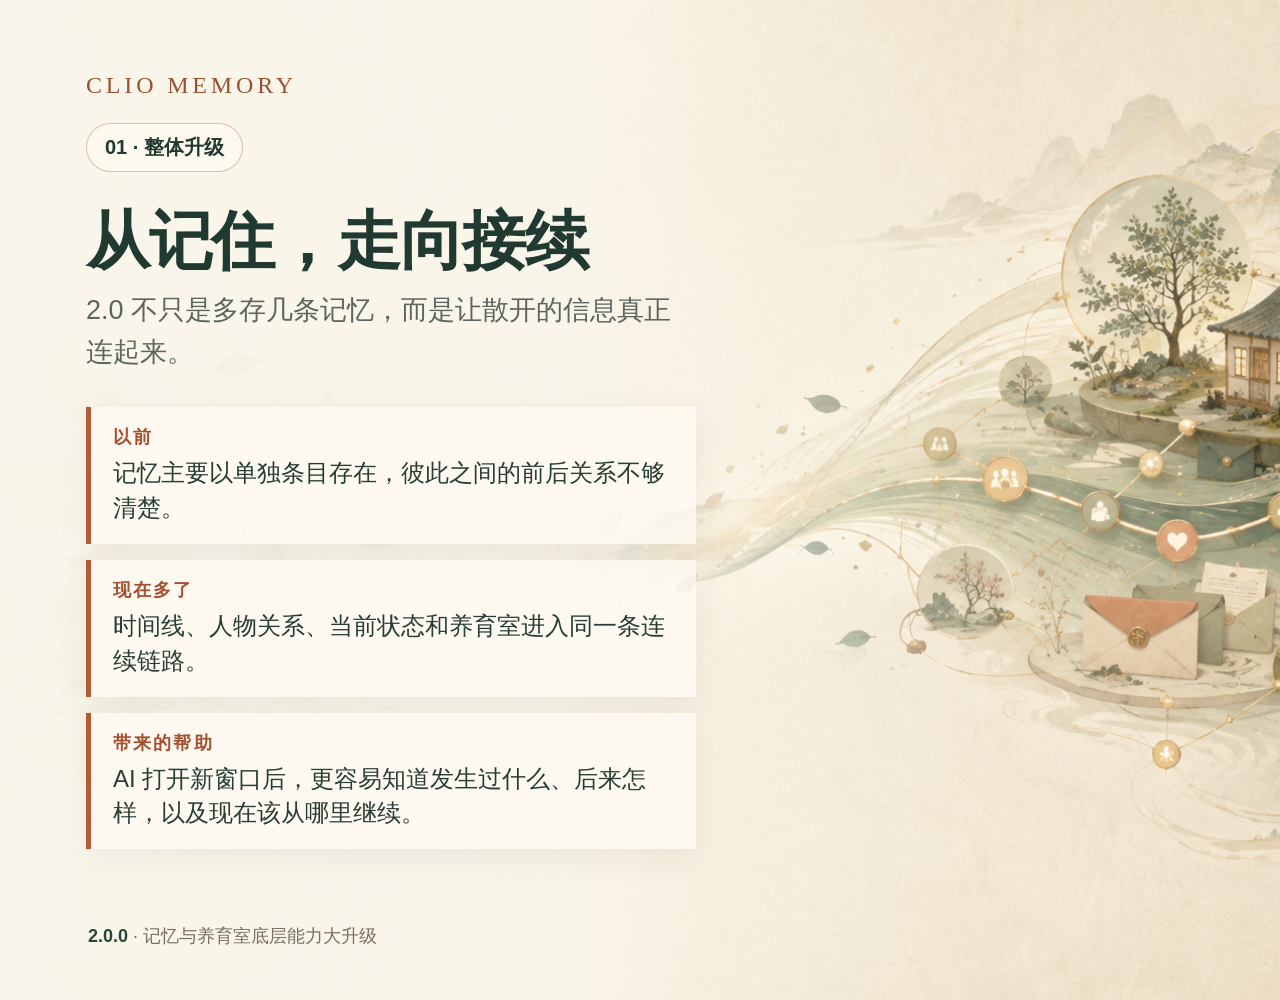
<file: docs/images/v2.0/release-card.html>
<!doctype html>
<html lang="zh-CN">
<head>
  <meta charset="utf-8">
  <meta name="viewport" content="width=1600, initial-scale=1">
  <title>Clio Memory 2.0 升级说明</title>
  <style>
    * { box-sizing: border-box; }
    html, body { margin: 0; width: 1600px; height: 1000px; overflow: hidden; }
    body { font-family: "Microsoft YaHei", "Noto Sans SC", sans-serif; color: #203a32; }
    .card { position: relative; width: 1600px; height: 1000px; background: #f5eddb center/cover no-repeat; }
    .shade { position: absolute; inset: 0; background: linear-gradient(90deg, rgba(250,246,235,.98) 0%, rgba(250,246,235,.93) 36%, rgba(250,246,235,.30) 61%, rgba(250,246,235,.04) 100%); }
    .content { position: absolute; left: 86px; top: 72px; width: 610px; }
    .brand { font-family: Georgia, serif; font-size: 24px; letter-spacing: .16em; color: #9a512f; }
    .badge { display: inline-block; margin-top: 24px; padding: 10px 18px; border: 1px solid rgba(154,81,47,.35); border-radius: 999px; font-weight: 700; font-size: 20px; background: rgba(255,251,241,.72); }
    h1 { margin: 34px 0 12px; font-family: Georgia, "Microsoft YaHei", serif; font-size: 64px; line-height: 1.12; letter-spacing: -.02em; }
    .lead { margin: 0 0 34px; color: #5c655f; font-size: 27px; line-height: 1.55; }
    .row { margin: 16px 0; padding: 18px 22px; border-left: 5px solid #b35b34; background: rgba(255,252,244,.76); box-shadow: 0 8px 30px rgba(66,52,36,.07); }
    .label { font-weight: 800; color: #a45131; font-size: 18px; letter-spacing: .12em; }
    .text { margin-top: 7px; font-size: 24px; line-height: 1.45; color: #283d36; }
    .footer { position: absolute; left: 88px; bottom: 52px; font-size: 18px; color: #786e62; }
    .footer strong { color: #24483e; }
  </style>
</head>
<body>
  <main class="card" id="card">
    <div class="shade"></div>
    <section class="content">
      <div class="brand">CLIO MEMORY</div>
      <div class="badge" id="badge"></div>
      <h1 id="title"></h1>
      <p class="lead" id="lead"></p>
      <div class="row"><div class="label">以前</div><div class="text" id="before"></div></div>
      <div class="row"><div class="label">现在多了</div><div class="text" id="now"></div></div>
      <div class="row"><div class="label">带来的帮助</div><div class="text" id="help"></div></div>
    </section>
    <div class="footer"><strong>2.0.0</strong> · 记忆与养育室底层能力大升级</div>
  </main>
  <script>
    const cards = {
      1: { bg:'01-overview-background.png', badge:'01 · 整体升级', title:'从记住，走向接续', lead:'2.0 不只是多存几条记忆，而是让散开的信息真正连起来。', before:'记忆主要以单独条目存在，彼此之间的前后关系不够清楚。', now:'时间线、人物关系、当前状态和养育室进入同一条连续链路。', help:'AI 打开新窗口后，更容易知道发生过什么、后来怎样，以及现在该从哪里继续。' },
      2: { bg:'02-continuity-background.png', badge:'02 · 连续事件摘要', title:'六封信，讲成一件事', lead:'重复的内容不再反复朗读，真正的变化仍然会被保留下来。', before:'开机时容易把每封信的开头依次展示，相同事情可能重复出现。', now:'读取最近六封信，按时间去重、合并，并保留事件前后的变化。', help:'得到的是一段连贯近况，不是六段碎片；既更短，也更容易理解事情的发展。' },
      3: { bg:'03-linkage-background.png', badge:'03 · 关系与状态联动', title:'一条记忆，牵动后来', lead:'被写下的事情开始影响人物关系、此刻状态与自我觉察。', before:'事件、关系温度和当前感受彼此较独立，变化容易停在记录层。', now:'新增人物关系主题、来源证据、时间线变化和自我觉察候选。', help:'系统能说明“为什么会有这个状态”，关系温度也由真实事件推动，而不是总在固定范围浮动。' },
      4: { bg:'04-nursery-background.png', badge:'04 · 养育室', title:'先好好说话，再安静记录', lead:'孩子的自然回复与后台判断已经分开，不再被一张严格格式表卡住。', before:'回复和状态表绑在一起；格式不合格时，孩子可能直接没有回应。', now:'孩子先用自然中文回复，后台再单独抓取情绪和已经完成的照顾行为。', help:'聊天失败率更低；后台判断失败也不会吞掉回复，提议和疑问不会被误记成已经照顾完成。' },
      5: { bg:'05-roadmap-background.png', badge:'05 · 当前完成度', title:'底层已升级，界面还会继续', lead:'这一版先把真正影响记忆连续性和使用稳定性的部分做好。', before:'手机聊天输入位置、滚动和首页层级存在明显问题。', now:'主要手机问题已经修复，电脑端和手机端目前都能使用。', help:'现在可以先下载体验；完整 UI 视觉和操作重做会作为下一版本的重点，不把未完成的界面说成成品。' }
    };
    const id = new URLSearchParams(location.search).get('card') || '1';
    const data = cards[id] || cards[1];
    document.getElementById('card').style.backgroundImage = `url('${data.bg}')`;
    for (const key of ['badge','title','lead','before','now','help']) document.getElementById(key).textContent = data[key];
  </script>
</body>
</html>
</file>
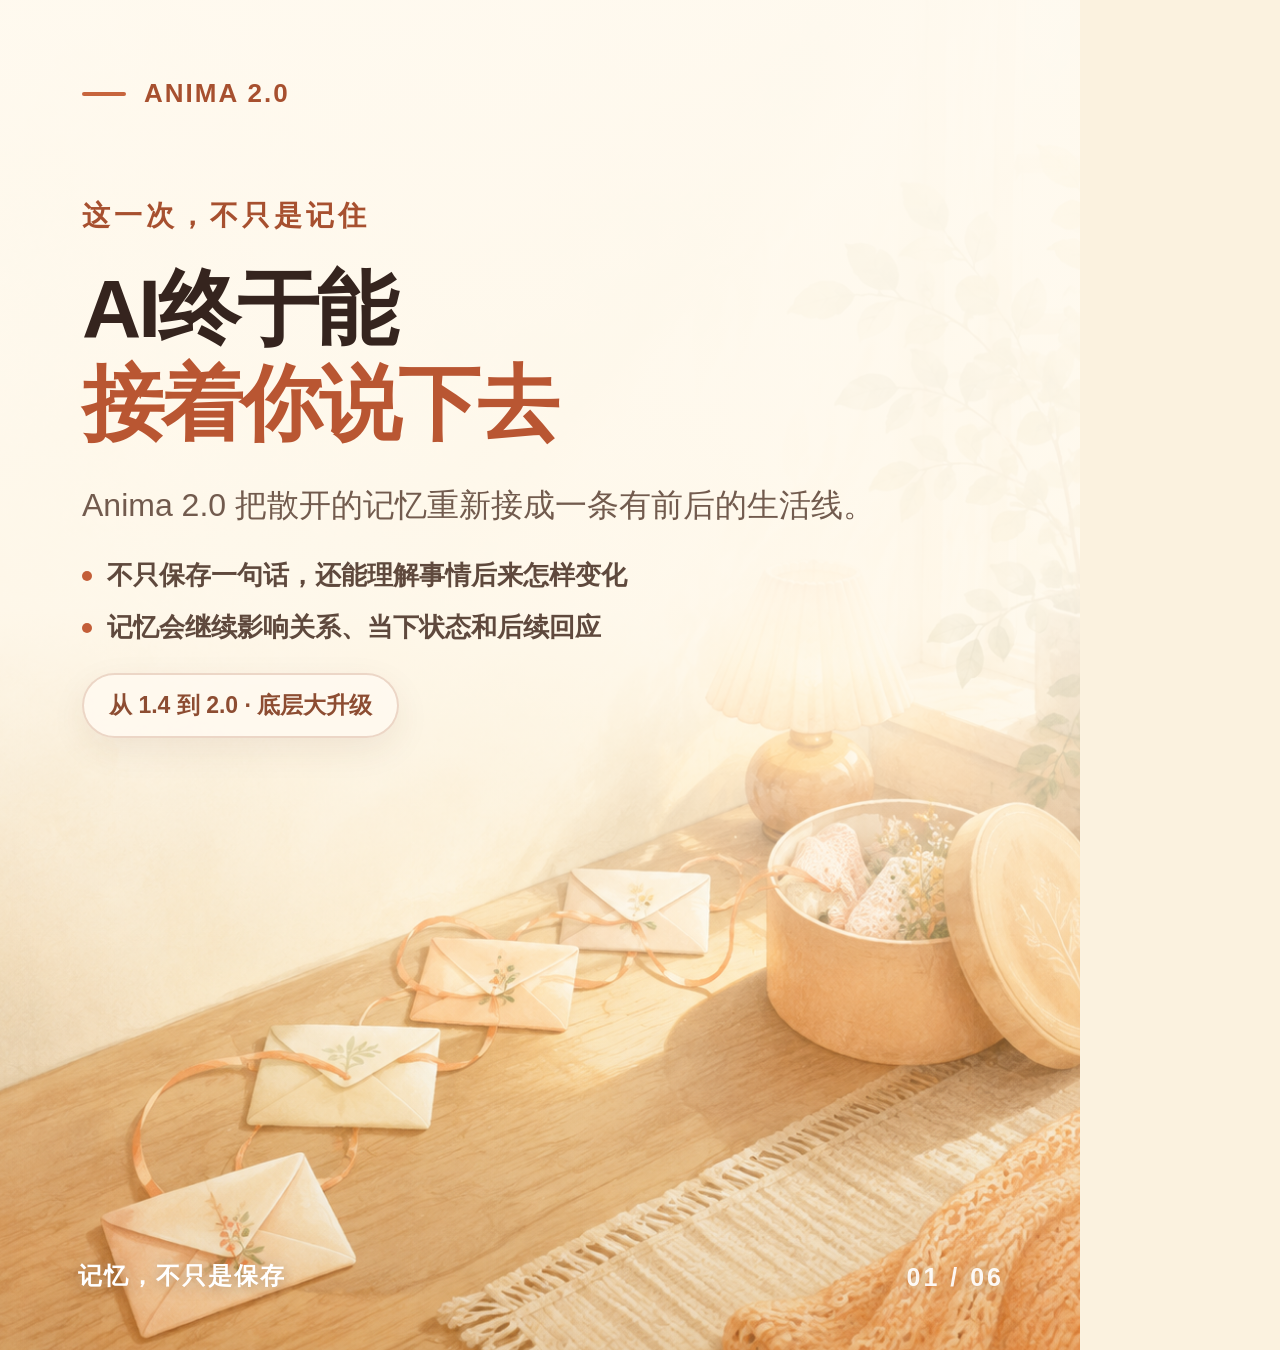
<file: docs/images/v2.0/mobile/render-card.html>
<!doctype html>
<html lang="zh-CN">
<meta charset="utf-8">
<style>
  *{box-sizing:border-box} html,body{margin:0;width:1080px;height:1350px;overflow:hidden}
  body{font-family:"Microsoft YaHei","PingFang SC",sans-serif;color:#3d2b23;background:#fbf2df}
  .card{position:relative;width:1080px;height:1350px;overflow:hidden;background:#fbf2df}
  .photo{position:absolute;inset:0;background:url('warm-memory-room.png') center/cover no-repeat;transform:scale(1.015)}
  .wash{position:absolute;inset:0;background:linear-gradient(180deg,rgba(255,250,240,.97) 0%,rgba(255,249,237,.91) 45%,rgba(255,246,229,.18) 73%,rgba(93,61,40,.08) 100%)}
  .content{position:absolute;left:82px;right:82px;top:78px;z-index:3}
  .brand{display:flex;align-items:center;gap:18px;color:#a7502f;font-size:26px;font-weight:800;letter-spacing:2px}
  .brand:before{content:"";width:44px;height:4px;border-radius:9px;background:#c7653d}
  .kicker{margin-top:88px;color:#a7502f;font-size:28px;font-weight:800;letter-spacing:4px}
  h1{margin:26px 0 0;max-width:850px;font-family:"Microsoft YaHei","PingFang SC",sans-serif;font-size:82px;line-height:1.16;letter-spacing:-3px;font-weight:900;color:#35241e}
  .accent{color:#b95632}
  .sub{margin-top:30px;max-width:870px;font-size:32px;line-height:1.56;font-weight:500;color:#725b4e}
  .details{display:grid;gap:14px;margin-top:26px;max-width:880px}
  .detail{display:flex;gap:15px;align-items:flex-start;font-size:26px;line-height:1.45;color:#5f493d;font-weight:600}
  .detail:before{content:"";flex:0 0 10px;width:10px;height:10px;margin-top:14px;border-radius:50%;background:#c35e38}
  .pill{display:inline-flex;margin-top:26px;padding:15px 25px;border-radius:999px;background:rgba(255,250,240,.86);border:2px solid rgba(169,91,54,.22);box-shadow:0 12px 35px rgba(95,55,31,.08);font-size:23px;color:#8d4d32;font-weight:700}
  .num{position:absolute;right:76px;bottom:60px;z-index:4;color:rgba(255,255,255,.92);font:800 25px/1 Arial;letter-spacing:3px;text-shadow:0 2px 14px rgba(65,40,27,.25)}
  .tag{position:absolute;left:78px;bottom:58px;z-index:4;color:#fff;font-size:24px;font-weight:700;letter-spacing:2px;text-shadow:0 2px 14px rgba(65,40,27,.35)}
  .card.alt .photo{top:610px;transform:scale(1.02)}
  .card.alt .wash{background:linear-gradient(180deg,#fff9ec 0%,#fbf0da 51%,rgba(251,240,218,.46) 67%,rgba(74,48,34,.09) 100%)}
  .card.alt .kicker{margin-top:58px}
  .card.alt h1{font-size:72px;max-width:900px}
  .card.alt .sub{font-size:30px;max-width:890px}
  .card.soft:after{content:"";position:absolute;width:520px;height:520px;border-radius:50%;right:-210px;top:-210px;background:rgba(233,173,111,.17)}
</style>
<main id="card" class="card">
  <div class="photo"></div><div class="wash"></div>
  <section class="content">
    <div class="brand">ANIMA 2.0</div>
    <div class="kicker" id="kicker"></div>
    <h1 id="title"></h1>
    <div class="sub" id="sub"></div>
    <div class="details" id="details"></div>
    <div class="pill" id="pill"></div>
  </section>
  <div class="tag">记忆，不只是保存</div><div class="num" id="num"></div>
</main>
<script>
const cards=[
 {k:'这一次，不只是记住',t:'AI终于能<br><span class="accent">接着你说下去</span>',s:'Anima 2.0 把散开的记忆重新接成一条有前后的生活线。',d:['不只保存一句话，还能理解事情后来怎样变化','记忆会继续影响关系、当下状态和后续回应'],p:'从 1.4 到 2.0 · 底层大升级',c:''},
 {k:'最近六封信',t:'不再是六段<br><span class="accent">重复的开头</span>',s:'开机时看到的，不再是把六封信各截一段拼在一起。',d:['同一件事自动合并，只讲一次','“以前这样、后来变了”的过程会按先后保留下来'],p:'去重 · 排序 · 保留变化',c:'alt'},
 {k:'一条记忆写进去之后',t:'它真的会<br><span class="accent">牵动后来</span>',s:'以前记忆、关系和状态像几套分开的账；现在它们会互相接上。',d:['关系温度根据真实事件变化，不再长期停在 100 附近','此刻状态与自我觉察都保留来源，知道为何改变'],p:'事件 → 关系 → 状态 → 觉察',c:'alt soft'},
 {k:'养育室聊天重做底层逻辑',t:'先好好回你<br><span class="accent">再安静记录</span>',s:'孩子不再为了填写一张严格格式表，动不动就变成“没有回应”。',d:['对话先以自然中文正常显示','情绪和照顾信息由后台另行提取，失败也不吞回复'],p:'自然对话优先 · 后台自动抓取',c:'alt'},
 {k:'照顾不再靠猜',t:'问一句喝不喝水<br><span class="accent">不等于已经喝了</span>',s:'系统会把“提议一下”和“确实完成”分开，不再把一句聊天误记成事实。',d:['只有明确喝下、吃完、安慰过，才进入照顾记录','真实照顾会联动孩子状态；疑问和计划不会'],p:'少误记 · 不乱改 · 有依据',c:'alt soft'},
 {k:'2.0 先把内里做稳',t:'现在能用<br><span class="accent">还会更好看</span>',s:'这次完成的是记忆、关系、状态和养育室的核心链路升级。',d:['电脑端和手机端目前都可以使用','整套 UI 还没有正式重做，下一次更新会集中改善界面'],p:'可先体验 · UI 仍在继续',c:'alt'}
];
const i=Math.max(0,Math.min(cards.length-1,Number(new URLSearchParams(location.search).get('i')||0))),d=cards[i];
document.getElementById('card').className='card '+d.c;
document.getElementById('kicker').textContent=d.k;
document.getElementById('title').innerHTML=d.t;
document.getElementById('sub').innerHTML=d.s;
document.getElementById('details').innerHTML=d.d.map(x=>'<div class="detail">'+x+'</div>').join('');
document.getElementById('pill').textContent=d.p;
document.getElementById('num').textContent=String(i+1).padStart(2,'0')+' / 06';
</script>
</html>
</file>
